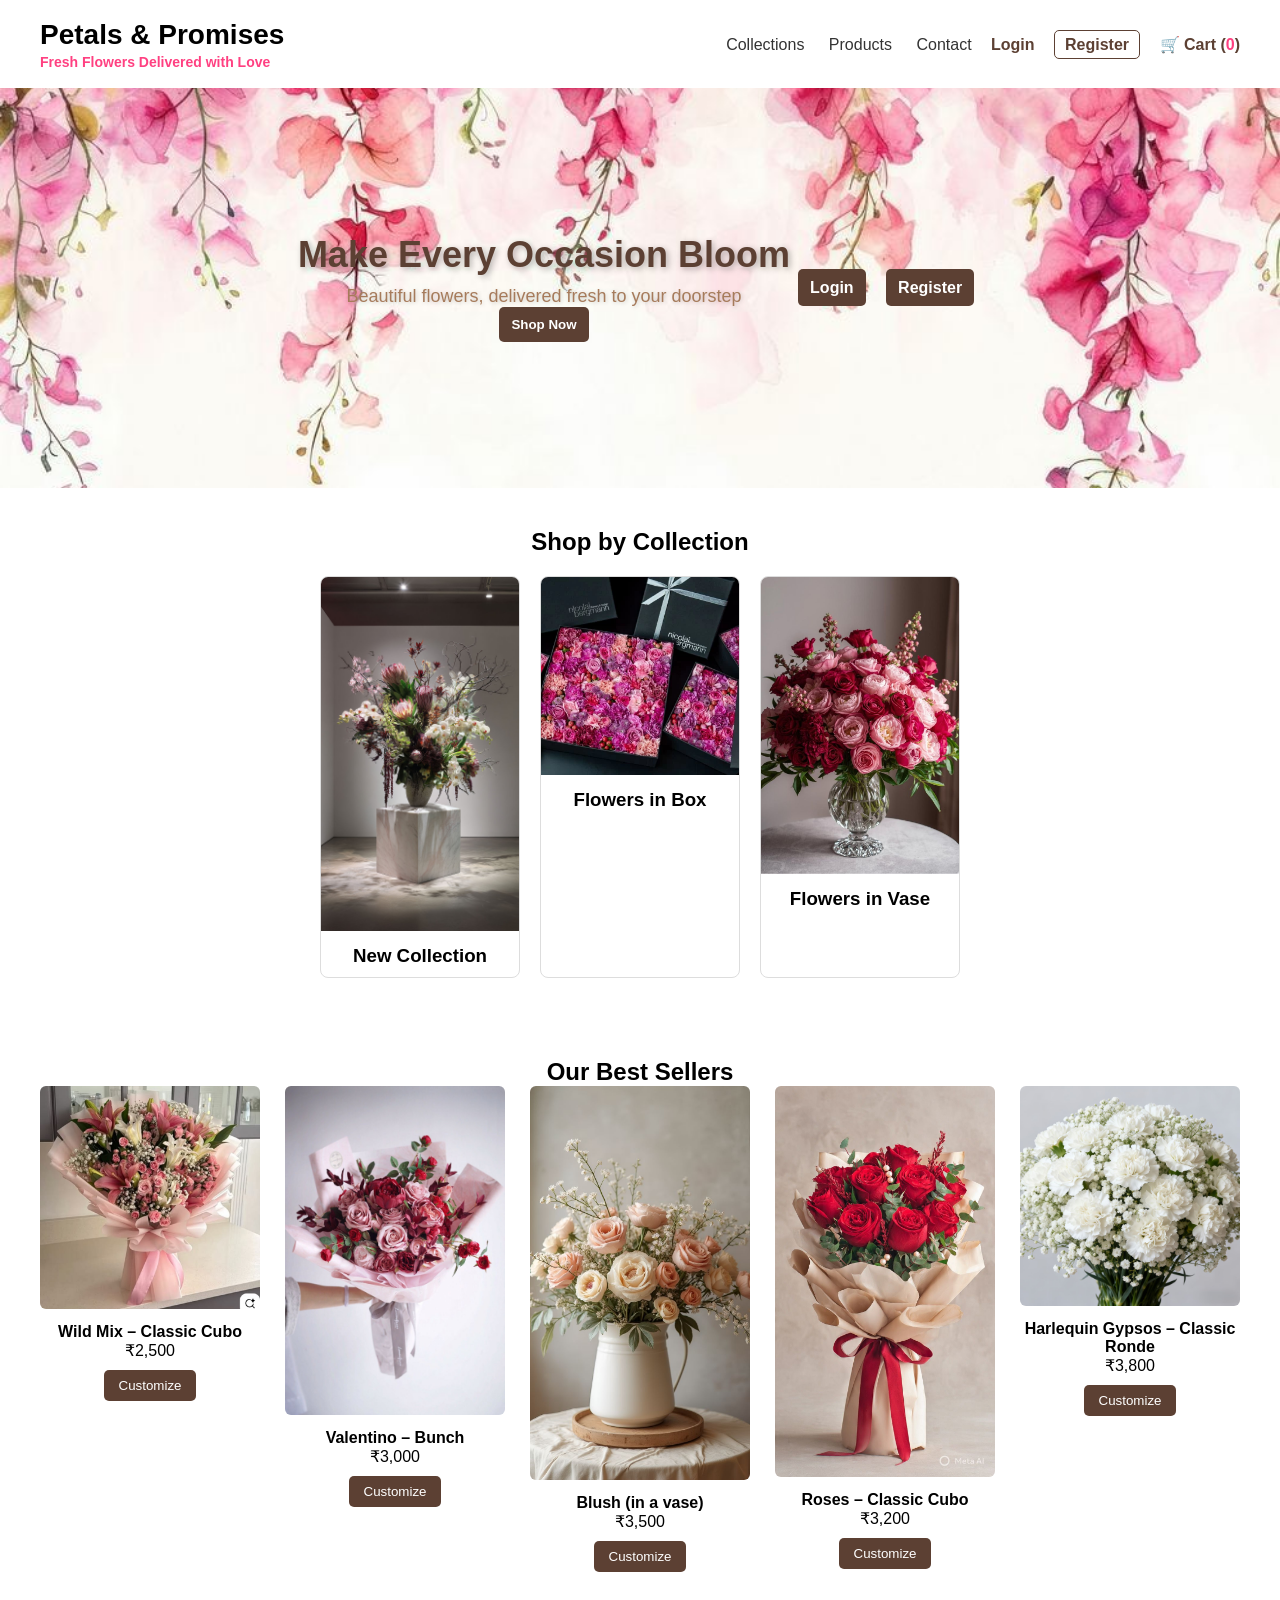
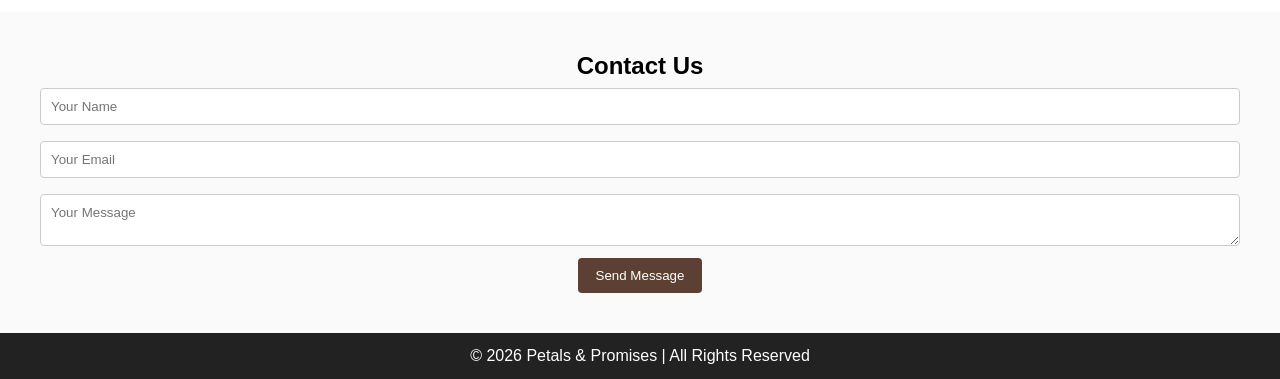
<file: index.html>
<!DOCTYPE html>
<html lang="en">
<head>
<meta charset="UTF-8">
<meta name="viewport" content="width=device-width, initial-scale=1.0">
<title>Petals & Promises</title>
<link rel="stylesheet" href="styles.css">
</head>
<body>

<!-- Navbar -->
<header class="navbar">
  <div class="logo">
    Petals & Promises
    <p class="tagline">Fresh Flowers Delivered with Love</p>
  </div>
  <nav>
    <a href="#collections">Collections</a>
    <a href="#products">Products</a>
    <a href="#contact">Contact</a>
    <a href="login.html" class="login-link">Login</a>
    <a href="register.html" class="register-link">Register</a>
    <a href="cart.html" class="cart-link">🛒 Cart (<span id="cartCount">0</span>)</a>
  </nav>
</header>

<!-- Hero Banner -->
<section class="hero">
  <div class="hero-text">
    <h1>Make Every Occasion Bloom</h1>
    <p>Beautiful flowers, delivered fresh to your doorstep</p>
    <button onclick="scrollToSection('products')">Shop Now</button>
  </div>
  <div class="hero-buttons">
    <a href="login.html" class="hero-btn">Login</a>
    <a href="register.html" class="hero-btn">Register</a>
  </div>
</section>

<!-- Collections Section -->
<section id="collections" class="collections">
<h2>Shop by Collection</h2>
<div class="collection-grid">
  <div class="collection-card">
    <img src="images/new-collection.jpg" alt="New Collection">
    <h3>New Collection</h3>
  </div>
  <div class="collection-card">
    <img src="images/flowers-box.jpg" alt="Flowers in Box">
    <h3>Flowers in Box</h3>
  </div>
  <div class="collection-card">
    <img src="images/flowers-vase.jpg" alt="Flowers in Vase">
    <h3>Flowers in Vase</h3>
  </div>
</div>
</section>

<!-- Products Section -->
<section id="products" class="products">
<h2>Our Best Sellers</h2>
<div class="product-grid">

  <div class="product-card">
    <img src="images/product1.jpg" alt="Wild Mix">
    <h4>Wild Mix – Classic Cubo</h4>
    <p>₹2,500</p>
    <button class="customize-btn" data-name="Wild Mix – Classic Cubo" data-price="2500">Customize</button>
  </div>

  <div class="product-card">
    <img src="images/product2.jpg" alt="Valentino">
    <h4>Valentino – Bunch</h4>
    <p>₹3,000</p>
    <button class="customize-btn" data-name="Valentino – Bunch" data-price="3000">Customize</button>
  </div>

  <div class="product-card">
    <img src="images/product3.jpg" alt="Blush Vase">
    <h4>Blush (in a vase)</h4>
    <p>₹3,500</p>
    <button class="customize-btn" data-name="Blush (in a vase)" data-price="3500">Customize</button>
  </div>

  <div class="product-card">
    <img src="images/product4.jpg" alt="Roses Classic">
    <h4>Roses – Classic Cubo</h4>
    <p>₹3,200</p>
    <button class="customize-btn" data-name="Roses – Classic Cubo" data-price="3200">Customize</button>
  </div>

  <div class="product-card">
    <img src="images/product5.jpg" alt="Gypsos Ronde">
    <h4>Harlequin Gypsos – Classic Ronde</h4>
    <p>₹3,800</p>
    <button class="customize-btn" data-name="Harlequin Gypsos – Classic Ronde" data-price="3800">Customize</button>
  </div>

</div>
</section>

<!-- Contact Form -->
<section id="contact" class="contact-section">
<h2>Contact Us</h2>
<form id="contactForm">
  <input type="text" placeholder="Your Name" required>
  <input type="email" placeholder="Your Email" required>
  <textarea placeholder="Your Message" required></textarea>
  <button type="submit">Send Message</button>
</form>
</section>

<!-- Footer -->
<footer>
<p>© 2026 Petals & Promises | All Rights Reserved</p>
</footer>

<!-- Customization Modal -->
<div id="customModal" class="modal">
  <div class="modal-content">
    <span class="close">&times;</span>
    <h3 id="modalProductName">Product Name</h3>
    <p>Base Price: ₹<span id="modalProductPrice">0</span></p>
    
    <label for="wrapType">Wrapping:</label>
    <select id="wrapType">
      <option value="Standard" data-price="0">Standard (+₹0)</option>
      <option value="Premium" data-price="200">Premium (+₹200)</option>
    </select>

    <label for="note">Add a Note:</label>
    <input type="text" id="note" placeholder="Happy Birthday! (+₹50 optional)" />

    <button id="addCustomizedToCart">Add to Cart</button>
  </div>
</div>

<script src="script.js"></script>
</body>
</html>
</file>
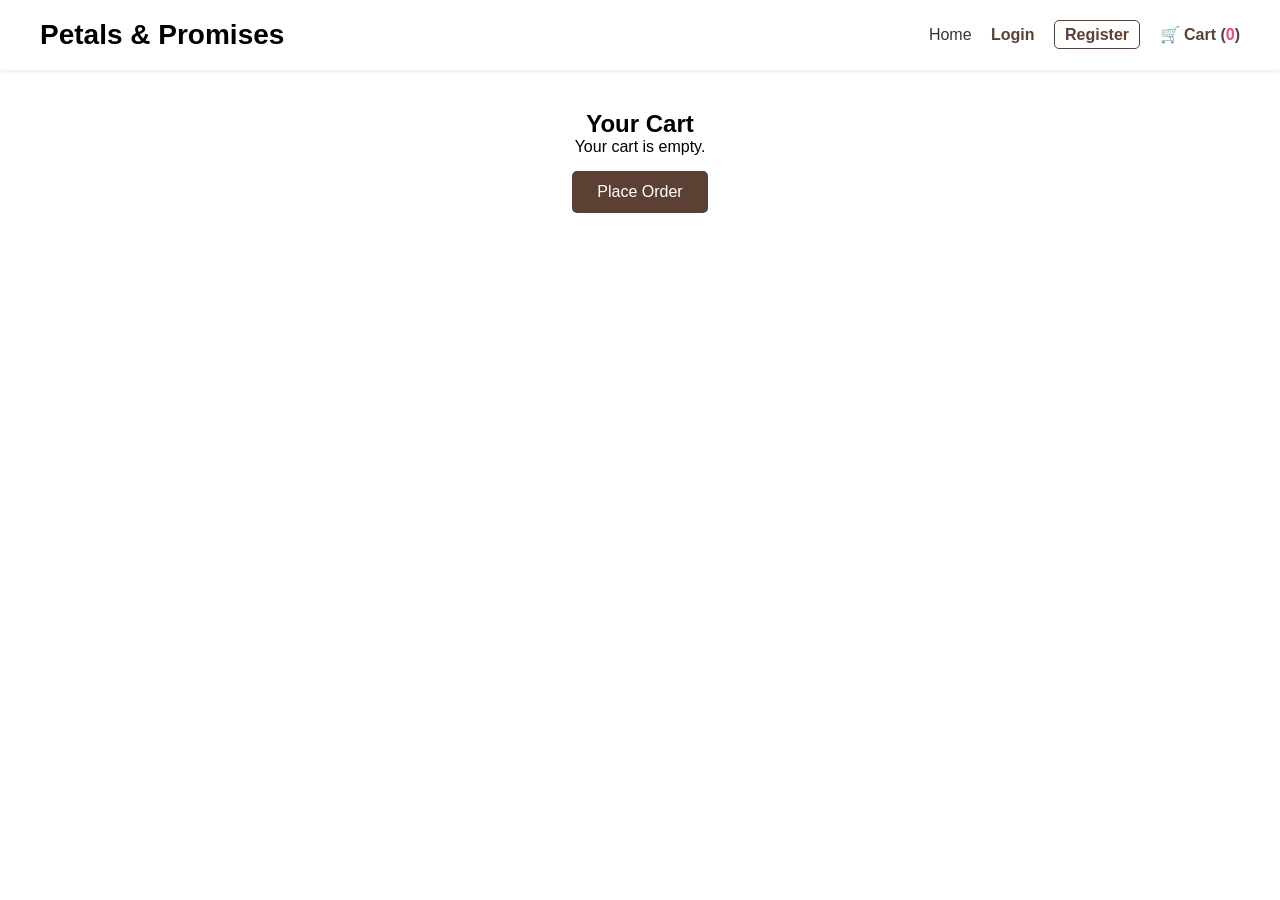
<file: cart.html>
<!DOCTYPE html>
<html lang="en">
<head>
<meta charset="UTF-8">
<meta name="viewport" content="width=device-width, initial-scale=1.0">
<title>Cart - Petals & Promises</title>
<link rel="stylesheet" href="styles.css">
</head>
<body>

<header class="navbar">
<div class="logo">Petals & Promises</div>
<nav>
<a href="index.html">Home</a>
<a href="login.html" class="login-link">Login</a>
<a href="register.html" class="register-link">Register</a>
<a href="cart.html" class="cart-link">🛒 Cart (<span id="cartCount">0</span>)</a>
</nav>
</header>

<section class="cart-section">
<h2>Your Cart</h2>
<div id="cartItems"></div>
<h3 id="totalPrice"></h3>
<button id="placeOrderBtn">Place Order</button>
</section>

<script src="script.js"></script>
</body>
</html>
</file>
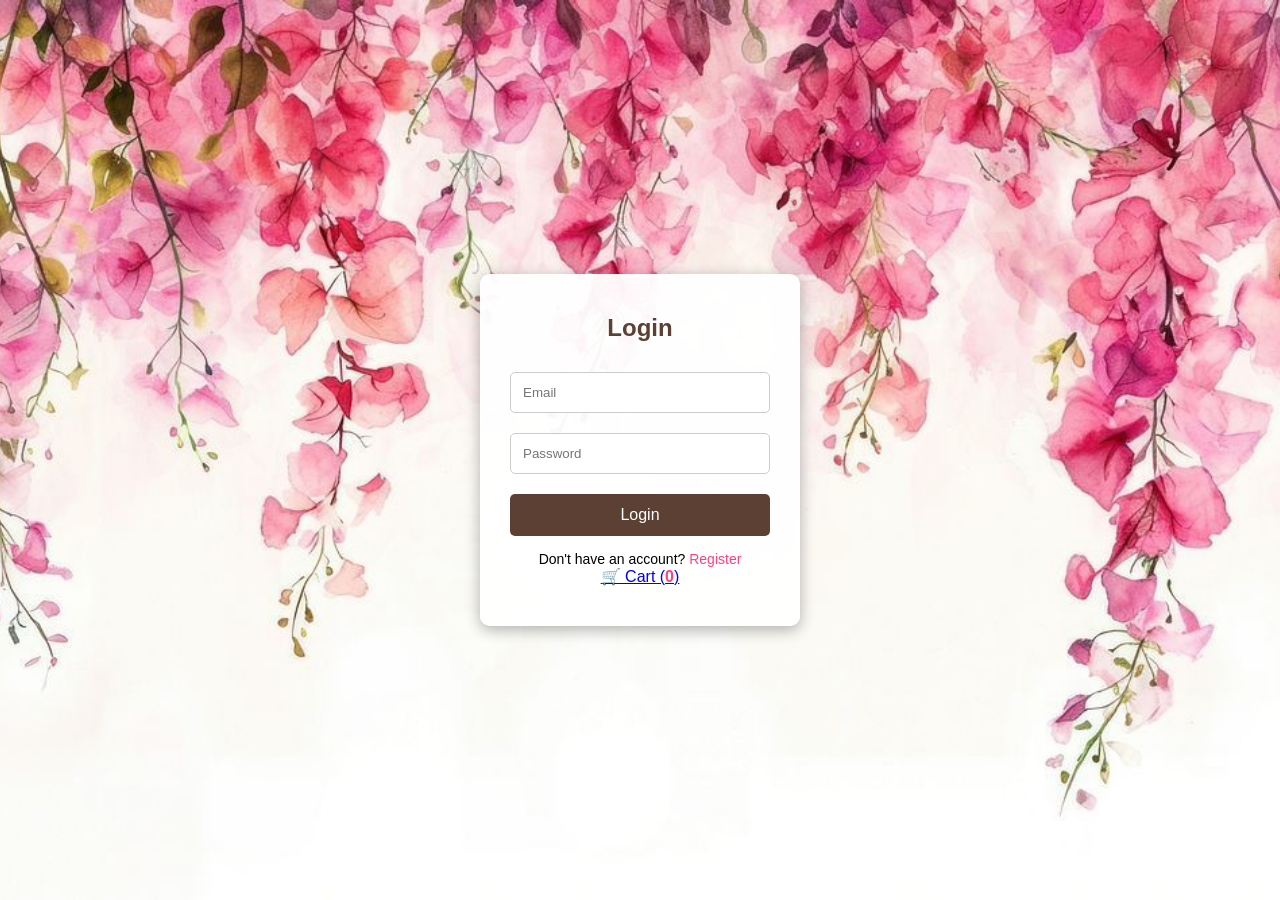
<file: login.html>
<!DOCTYPE html>
<html lang="en">
<head>
<meta charset="UTF-8">
<meta name="viewport" content="width=device-width, initial-scale=1.0">
<title>Login - Petals & Promises</title>
<link rel="stylesheet" href="styles.css">
</head>
<body>

<div class="login-container">
  <div class="login-card">
    <h2>Login</h2>
    <form id="loginForm">
      <input type="email" placeholder="Email" required>
      <input type="password" placeholder="Password" required>
      <button type="submit">Login</button>
    </form>
    <p class="register-text">Don't have an account? <a href="register.html">Register</a></p>
    <a href="cart.html" class="cart-link">🛒 Cart (<span id="cartCount">0</span>)</a>
  </div>
</div>

<script src="script.js"></script>
</body>
</html>
</file>
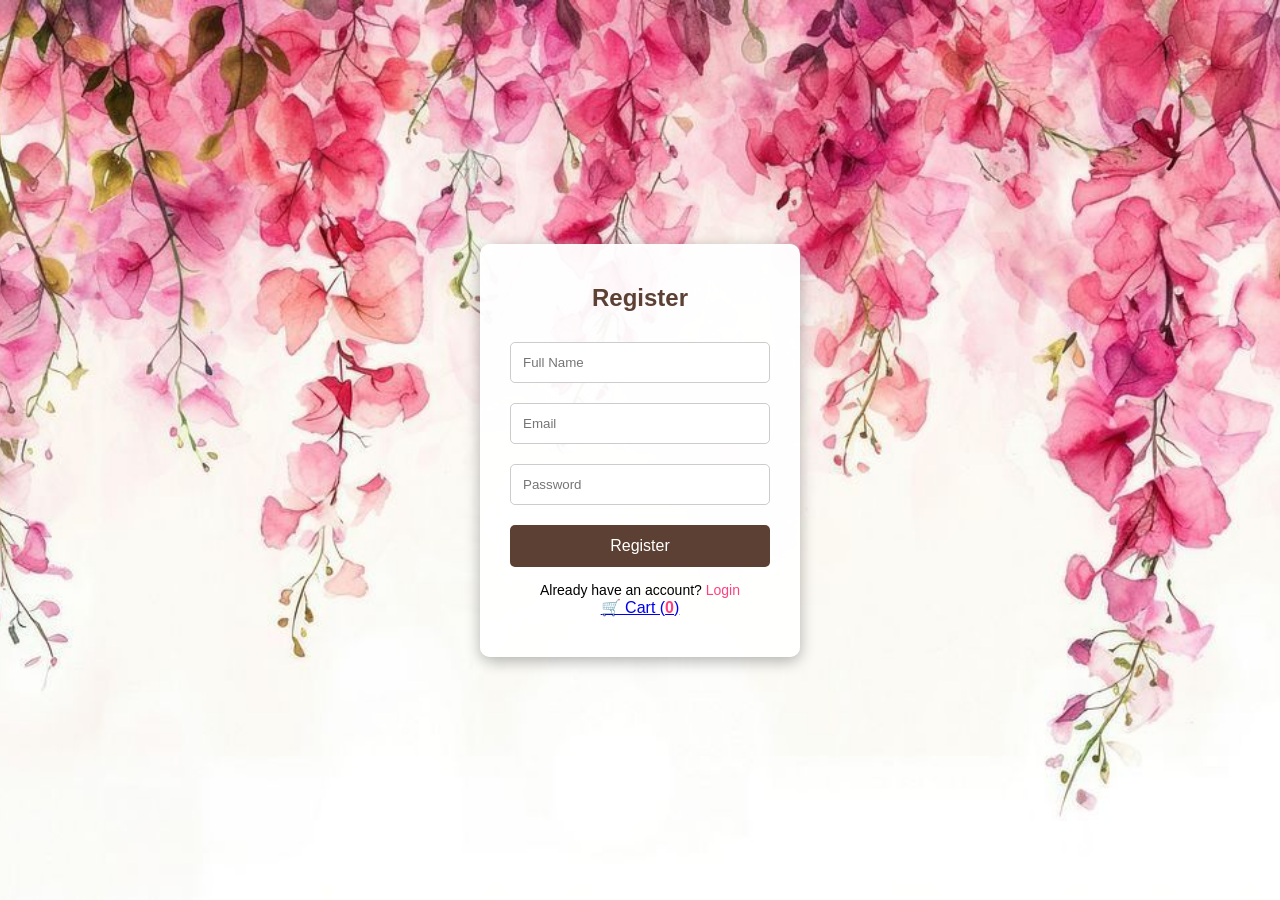
<file: register.html>
<!DOCTYPE html>
<html lang="en">
<head>
<meta charset="UTF-8">
<meta name="viewport" content="width=device-width, initial-scale=1.0">
<title>Register - Petals & Promises</title>
<link rel="stylesheet" href="styles.css">
</head>
<body>

<div class="login-container">
  <div class="login-card">
    <h2>Register</h2>
    <form id="registerForm">
      <input type="text" placeholder="Full Name" required>
      <input type="email" placeholder="Email" required>
      <input type="password" placeholder="Password" required>
      <button type="submit">Register</button>
    </form>
    <p class="register-text">Already have an account? <a href="login.html">Login</a></p>
    <a href="cart.html" class="cart-link">🛒 Cart (<span id="cartCount">0</span>)</a>
  </div>
</div>

<script src="script.js"></script>
</body>
</html>
</file>
<file: styles.css>
/* Reset */
* { margin:0; padding:0; box-sizing:border-box; font-family:Arial,sans-serif; }

/* Navbar */
.navbar { display:flex; justify-content:space-between; align-items:center; padding:18px 40px; background:white; box-shadow:0 1px 5px rgba(0,0,0,0.1);}
.navbar .logo { font-size:28px; font-weight:bold; line-height:1.2;}
.navbar .tagline { font-size:14px; color:#ff4081; margin-top:2px;}
.navbar nav a { margin-left:20px; text-decoration:none; color:#333; font-weight:500;}
.navbar nav a.login-link,.navbar nav a.register-link,.navbar nav a.cart-link { color:#5C4033; font-weight:bold; margin-left:15px;}
.navbar nav a.register-link { border:1px solid #5C4033; padding:5px 10px; border-radius:5px; transition:0.3s;}
.navbar nav a.register-link:hover { background:#5C4033; color:white; }
.cart-link span { color:#ff4081; font-weight:bold; }

/* Hero */
.hero { background:url('images/hero-bg.jpg') center/cover no-repeat; height:400px; display:flex; justify-content:center; align-items:center; text-align:center;}
.hero h1 { font-size:36px; color:#5C4033; text-shadow:2px 2px 6px rgba(0,0,0,0.3);}
.hero p { font-size:18px; color:#A67B5B; text-shadow:1px 1px 4px rgba(0,0,0,0.2); margin-top:10px;}
.hero button,.hero-btn { background:#5C4033; color:white; padding:10px 12px; border:none; border-radius:5px; margin:0 8px; cursor:pointer; font-weight:bold; transition:0.3s; text-decoration:none;}
.hero button:hover,.hero-btn:hover { background:#A67B5B; }

/* Collections & Products */
.collections,.products { padding:40px; text-align:center;}
.collection-grid { display:flex; justify-content:center; gap:20px; flex-wrap:wrap; margin-top:20px;}
.collection-card { width:200px; border:1px solid #ddd; border-radius:8px; overflow:hidden; transition:0.3s;}
.collection-card:hover { transform:translateY(-5px);}
.collection-card img { width:100%; }
.collection-card h3 { padding:10px; }
.product-grid { display:grid; grid-template-columns:repeat(auto-fit,minmax(200px,1fr)); gap:25px;}
.product-card { transition:0.3s;}
.product-card:hover { transform:translateY(-5px);}
.product-card img { width:100%; border-radius:6px; }
.product-card h4 { margin-top:10px;}
.product-card button { margin-top:10px; padding:8px 15px; border:none; border-radius:5px; cursor:pointer; background:#5C4033; color:white; transition:0.3s;}
.product-card button:hover { background:#A67B5B;}

/* Contact */
.contact-section { padding:40px; background:#fafafa; text-align:center; }
.contact-section input,.contact-section textarea { width:100%; padding:10px; margin:8px 0; border-radius:4px; border:1px solid #ccc; }
.contact-section button { background:#5C4033; color:white; padding:10px 18px; border:none; cursor:pointer; border-radius:4px; transition:0.3s; }
.contact-section button:hover { background:#A67B5B; }

/* Footer */
footer { text-align:center; padding:14px; background:#222; color:white; }

/* Login/Register */
.login-container { height:100vh; display:flex; justify-content:center; align-items:center; background:url('images/hero-bg.jpg') center/cover no-repeat; background-size:cover;}
.login-card { background-color:rgba(255,255,255,0.95); padding:40px 30px; border-radius:10px; width:320px; text-align:center; box-shadow:0 4px 15px rgba(0,0,0,0.3); }
.login-card h2 { margin-bottom:20px; color:#5C4033; }
.login-card input { width:100%; padding:12px; margin:10px 0; border-radius:5px; border:1px solid #ccc; }
.login-card button { width:100%; padding:12px; background:#5C4033; color:white; border:none; border-radius:5px; cursor:pointer; margin-top:10px; font-size:16px; transition:0.3s; }
.login-card button:hover { background:#A67B5B; }
.register-text { font-size:14px; margin-top:15px; }
.register-text a { color:#ff4081; text-decoration:none; }

/* Popup */
.popup-message { position:fixed; top:20px; left:50%; transform:translateX(-50%); background:#5C4033; color:#fff; padding:12px 25px; border-radius:6px; font-weight:bold; box-shadow:0 2px 8px rgba(0,0,0,0.3); z-index:1000; animation:fadein 0.5s, fadeout 0.5s 2.5s;}
@keyframes fadein { from{opacity:0; top:0;} to{opacity:1; top:20px;} }
@keyframes fadeout { from{opacity:1; top:20px;} to{opacity:0; top:0;} }

/* Cart */
.cart-section { padding:40px; text-align:center; }
.cart-section ul { list-style:none; padding:0;}
.cart-section li { margin:12px 0; font-size:18px;}
.cart-section .remove-btn { background:#ff4081; color:white; border:none; padding:5px 12px; border-radius:5px; cursor:pointer; margin-left:10px; transition:0.3s;}
.cart-section .remove-btn:hover { background:#e03570;}
#placeOrderBtn { background:#5C4033; color:white; padding:12px 25px; border:none; border-radius:5px; cursor:pointer; margin-top:15px; font-size:16px; transition:0.3s;}
#placeOrderBtn:hover { background:#A67B5B; }

/* Modal */
.modal { display:none; position:fixed; z-index:10000; left:0; top:0; width:100%; height:100%; overflow:auto; background:rgba(0,0,0,0.6); }
.modal-content { background:#fff; margin:10% auto; padding:20px; border-radius:8px; width:300px; text-align:center; position:relative; }
.modal-content h3 { margin-bottom:15px; color:#5C4033; }
.modal-content select, .modal-content input { width:90%; padding:8px; margin:8px 0; border-radius:5px; border:1px solid #ccc; }
.modal-content button { padding:10px 15px; border:none; border-radius:5px; background:#5C4033; color:white; cursor:pointer; margin-top:12px; transition:0.3s; }
.modal-content button:hover { background:#A67B5B; }
.modal .close { position:absolute; top:8px; right:12px; font-size:22px; cursor:pointer; color:#5C4033; }

/* Responsive */
@media(max-width:768px){ .collection-grid{flex-direction:column;} }
</file>
